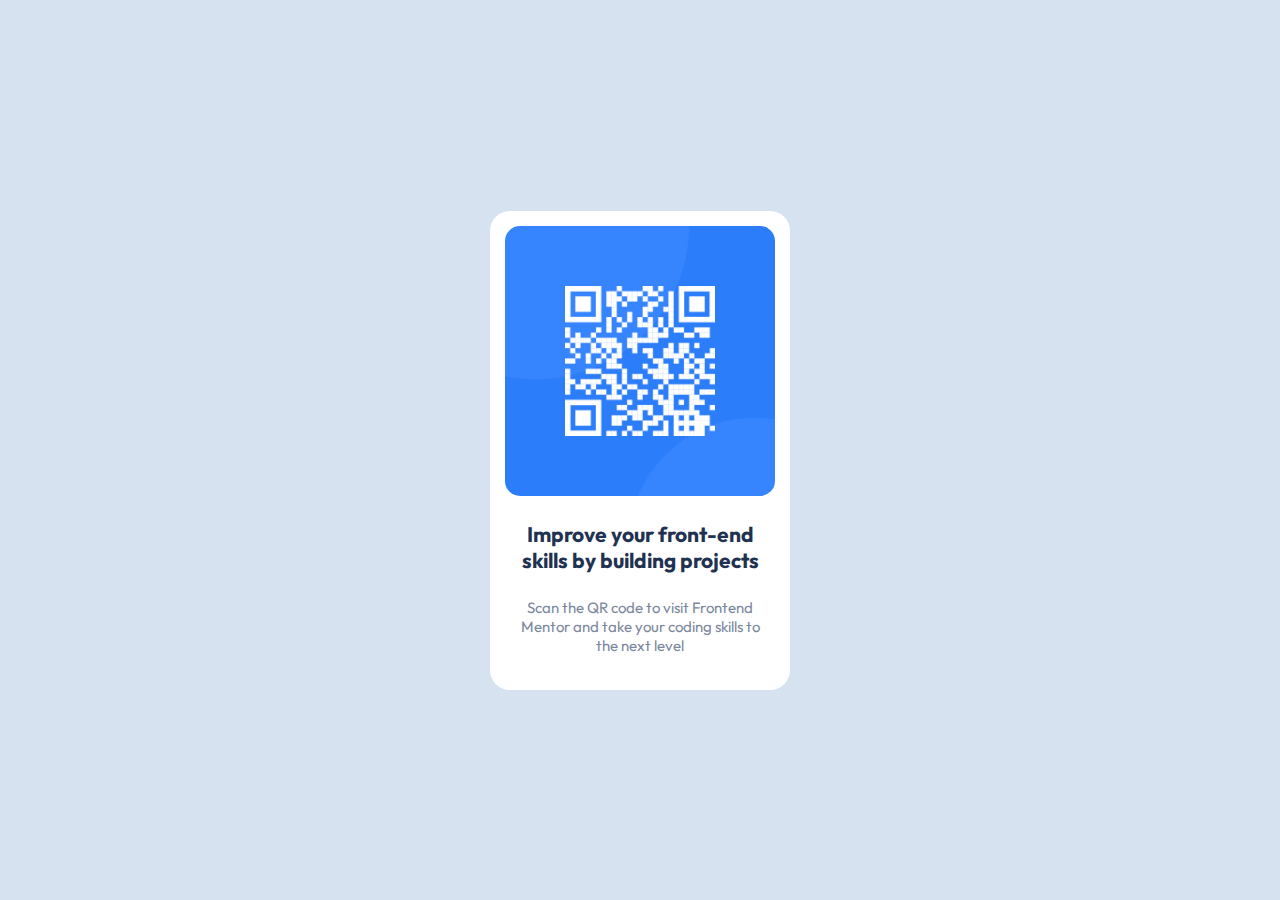
<file: 1- QR code component/Solution/HTML/index.html>
<!DOCTYPE html>
<html lang="en">
<head>
    <meta charset="UTF-8">
    <meta name="viewport" content="width=device-width, initial-scale=1.0">
    <link rel="stylesheet" href="../STYLES/styles.css">
    <title>Document</title>
</head>
<body>
    <div class="container">
        <div class="card">
            <img src="../../StarterFiles/images/image-qr-code.png" alt="QR_Code" id="QR_IMG">
            <h1>Improve your front-end skills by building projects</h1>
            <p>Scan the QR code to visit Frontend Mentor and take your coding skills to the next level</p>
        </div>
    </div>
</body>
</html>
</file>
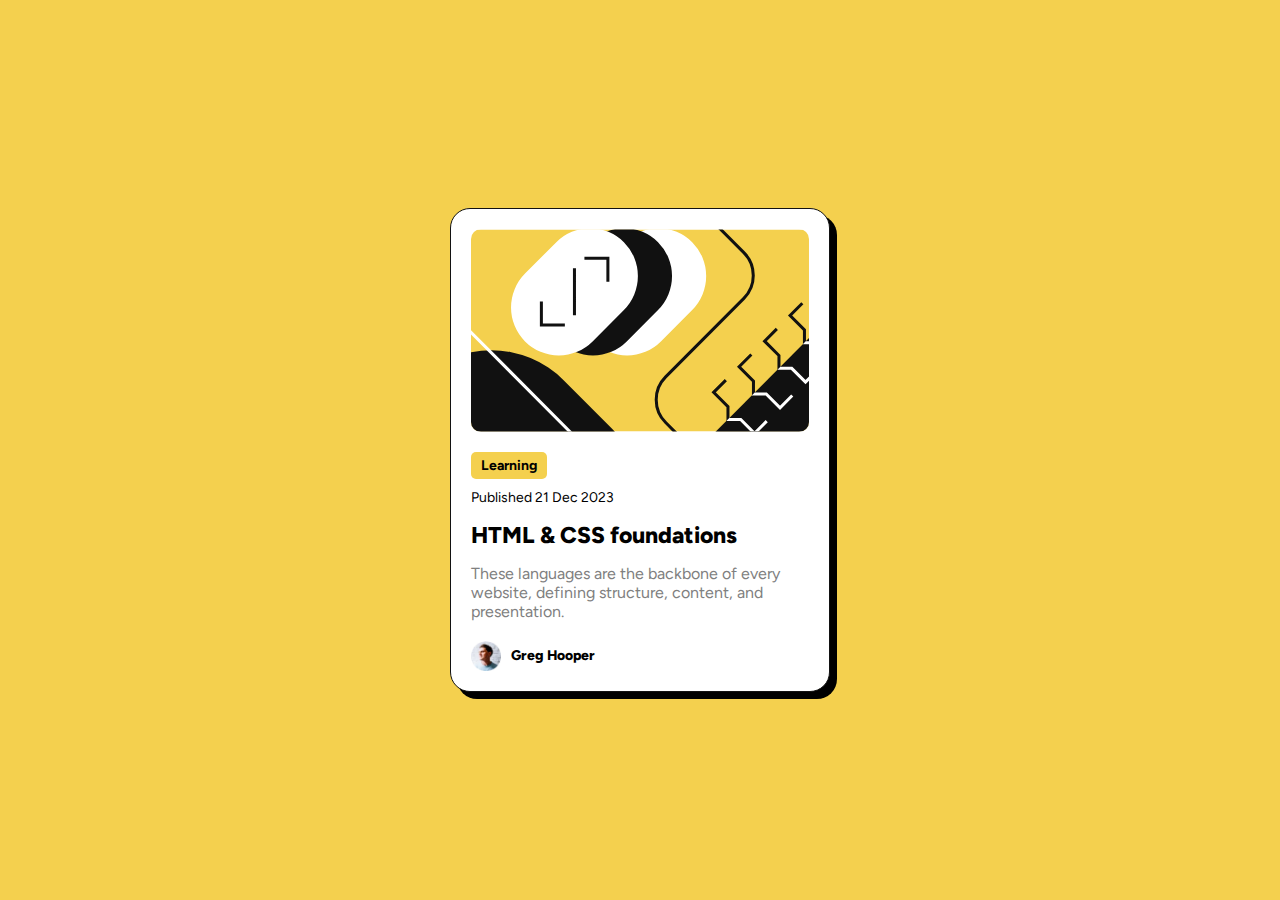
<file: 2- Blog preview card/Solution/HTML/index.html>
<!DOCTYPE html>
<html lang="en">
<head>
    <meta charset="UTF-8">
    <meta name="viewport" content="width=device-width, initial-scale=1.0">
    <link rel="stylesheet" href="../STYLES/styles.css">
    <title>Document</title>
</head>
<body>
    <div class="container">
        <div class="card">
            <img id="SVGimg" src="../../StarterFiles/assets/images/illustration-article.svg">
            <h4>Learning</h4>
            <p id="PUB">Published 21 Dec 2023</p>
            <h1>HTML & CSS foundations</h1>
            <p id="txt">These languages are the backbone of every website, defining structure, content, and presentation.</p>
            <div class="profile">
                <img src="../../StarterFiles/assets/images/image-avatar.webp">
                <h2>Greg Hooper</h2>
            </div>
        </div>
    </div>
</body>
</html
</file>
<file: 1- QR code component/Solution/STYLES/styles.css>
@import url('https://fonts.googleapis.com/css2?family=Outfit:wght@100..900&display=swap');

:root {
    --White: hsl(0, 0%, 100%);
    --Light-gray: hsl(212, 45%, 89%);
    --Grayish-blue: hsl(220, 15%, 55%);
    --Dark-blue: hsl(218, 44%, 22%);
}

*, body {
    margin: 0;
    padding: 0;
    box-sizing: border-box;
    font-family: 'Outfit', sans-serif;
}

body {
    height: 100vh;
    width: 100vw;
}

.container {
    display: flex;
    justify-content: center;
    align-items: center;
    height: 100%;
    width: 100%;
    background-color: var(--Light-gray);
}

.container .card {
    display: flex;
    flex-direction: column;
    height: fit-content;
    width: 300px;
    background-color: var(--White);
    padding: 15px;
    border-radius: 20px;
    text-align: center;
}

#QR_IMG {
    border-radius: 15px;
}

.container .card h1 {
    color: var(--Dark-blue);
    font-weight: 700;
    font-size: 21px;
    margin: 25px 10px 25px 10px;
}

.container .card p {
    color: var(--Grayish-blue);
    font-weight: 400;
    font-size: 15px;
    margin: 0 10px 20px 10px;
}
</file>
<file: 2- Blog preview card/Solution/STYLES/styles.css>
@import url('https://fonts.googleapis.com/css2?family=Figtree:ital,wght@0,300..900;1,300..900&display=swap');

:root {
    --Yellow: hsl(47, 88%, 63%);
    --White: hsl(0, 0%, 100%);
    --Grey: hsl(0, 0%, 50%);
    --Black: hsl(0, 0%, 7%);
}

* {
    margin: 0;
    padding: 0;
    box-sizing: border-box;
    font-family: 'Figtree', sans-serif;
}

body {
    height: 100vh;
    width: 100vw;
}

.container {
    display: flex;
    justify-content: center;
    align-items: center;
    height: 100%;
    width: 100;
    background-color: var(--Yellow);
}

.card {
    display: flex;
    flex-direction: column;
    height: fit-content;
    width: 380px;
    background-color: var(--White);
    padding: 20px;
    border-radius: 20px;
    border: 1px solid var(--Black);
    box-shadow: 7px 7px black;
}

#SVGimg {
    border-radius: 10px;
}

.card h4 {
    font-size: 14px;
    height: fit-content;
    width: fit-content;
    margin: 20px 0 10px 0;
    padding: 5px 10px 5px 10px;
    background-color: var(--Yellow);
    border-radius: 5px  ;
}

.card #PUB {
    font-size: 14px;
    font-weight: 400;
}

.card h1 {
    font-size: 23px;
    font-weight: 800;
    margin: 15px 0 15px 0;
}

.card #txt {
    font-size: 16px;
    color: var(--Grey);
}

.card .profile {
    display: flex;
    flex-direction: row;
    align-items: center;
    height: 20px;
    margin-top: 25px;
    margin-bottom: 5px;
}

.card .profile img {
    height: 30px;
}

.card .profile h2 {
    font-size: 14px;
    font-weight:800;
    margin: 10px;
}

@media (max-width: 425px) {
    .container #SVGimg {
        width: 100%;
        height: 100%;
    }

    .card {
        width: 300px;
    }

    .card #txt {
        font-weight: 500;
        font-size: 14px;
    }

    .card h1 {
        font-size: 20px;
    }

    .card #txt {
        font-size: 12px;
        line-height: 1.5;
    }

}
</file>
